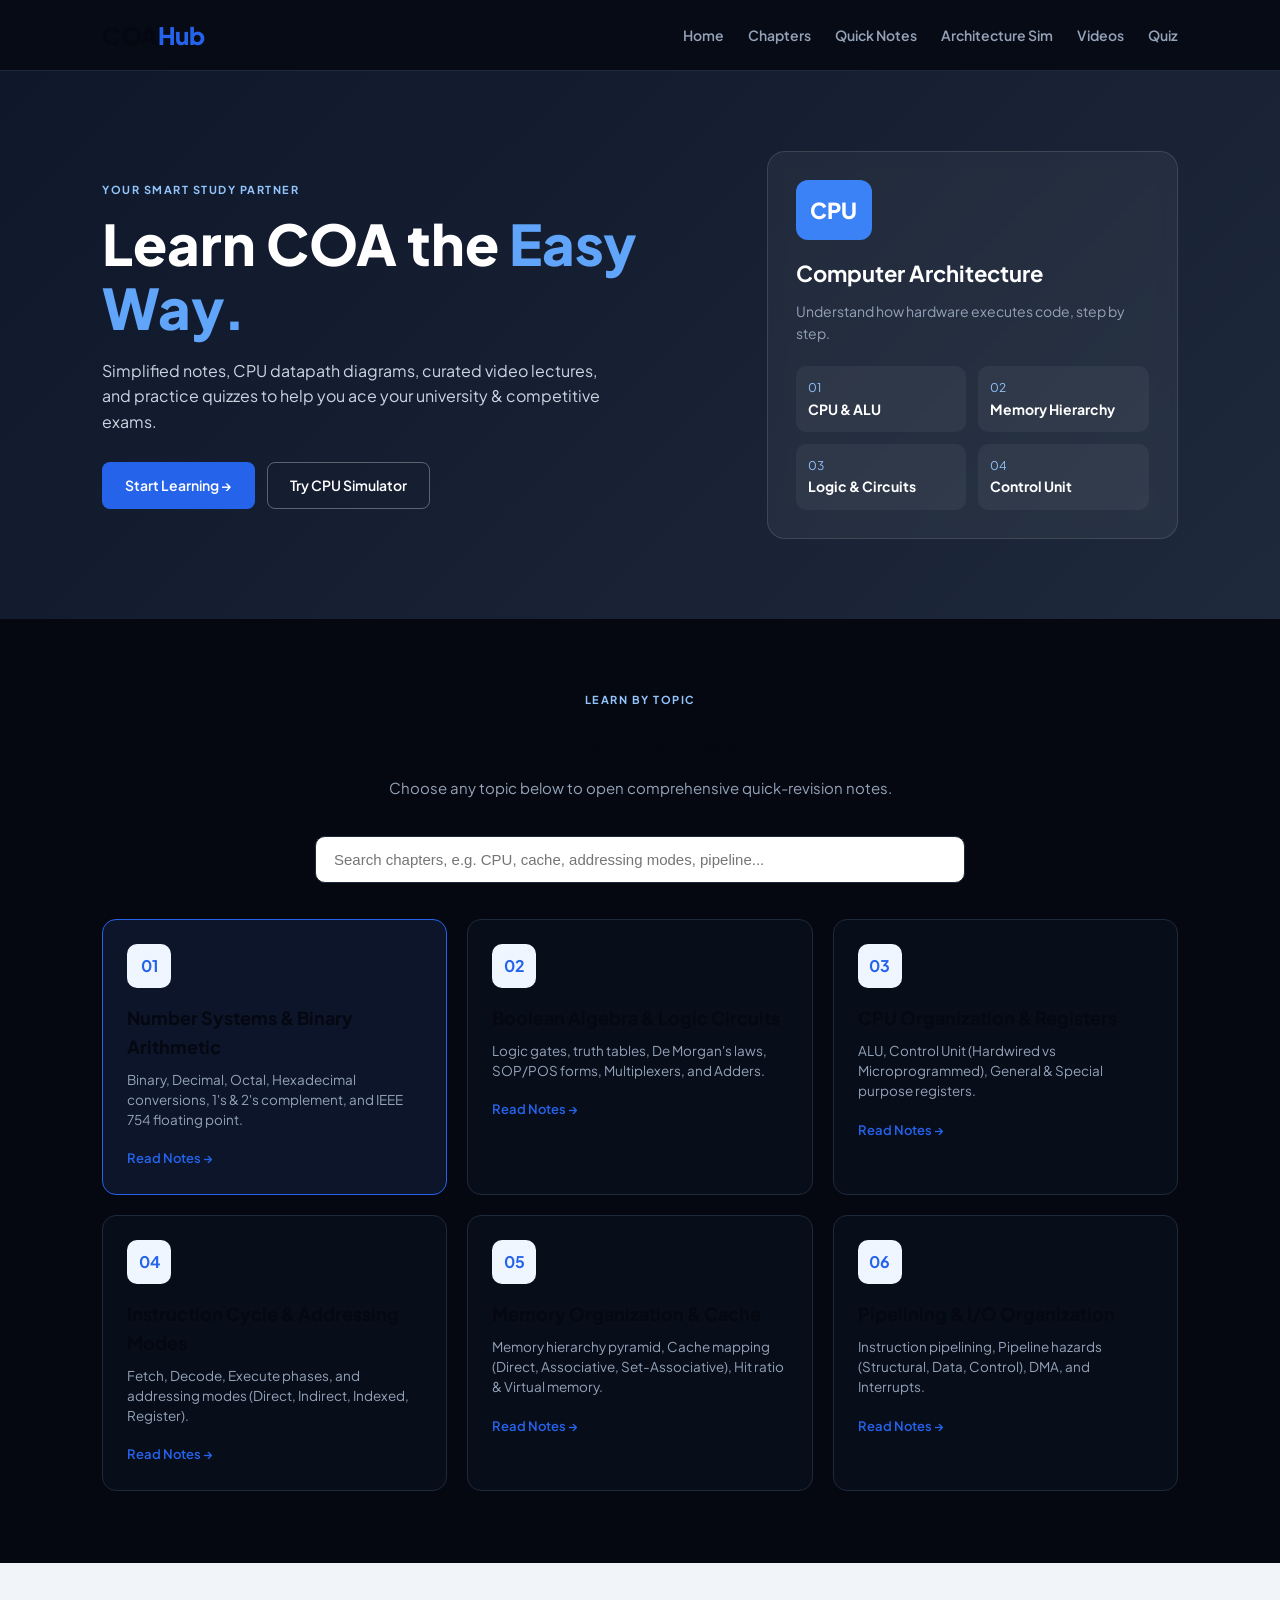
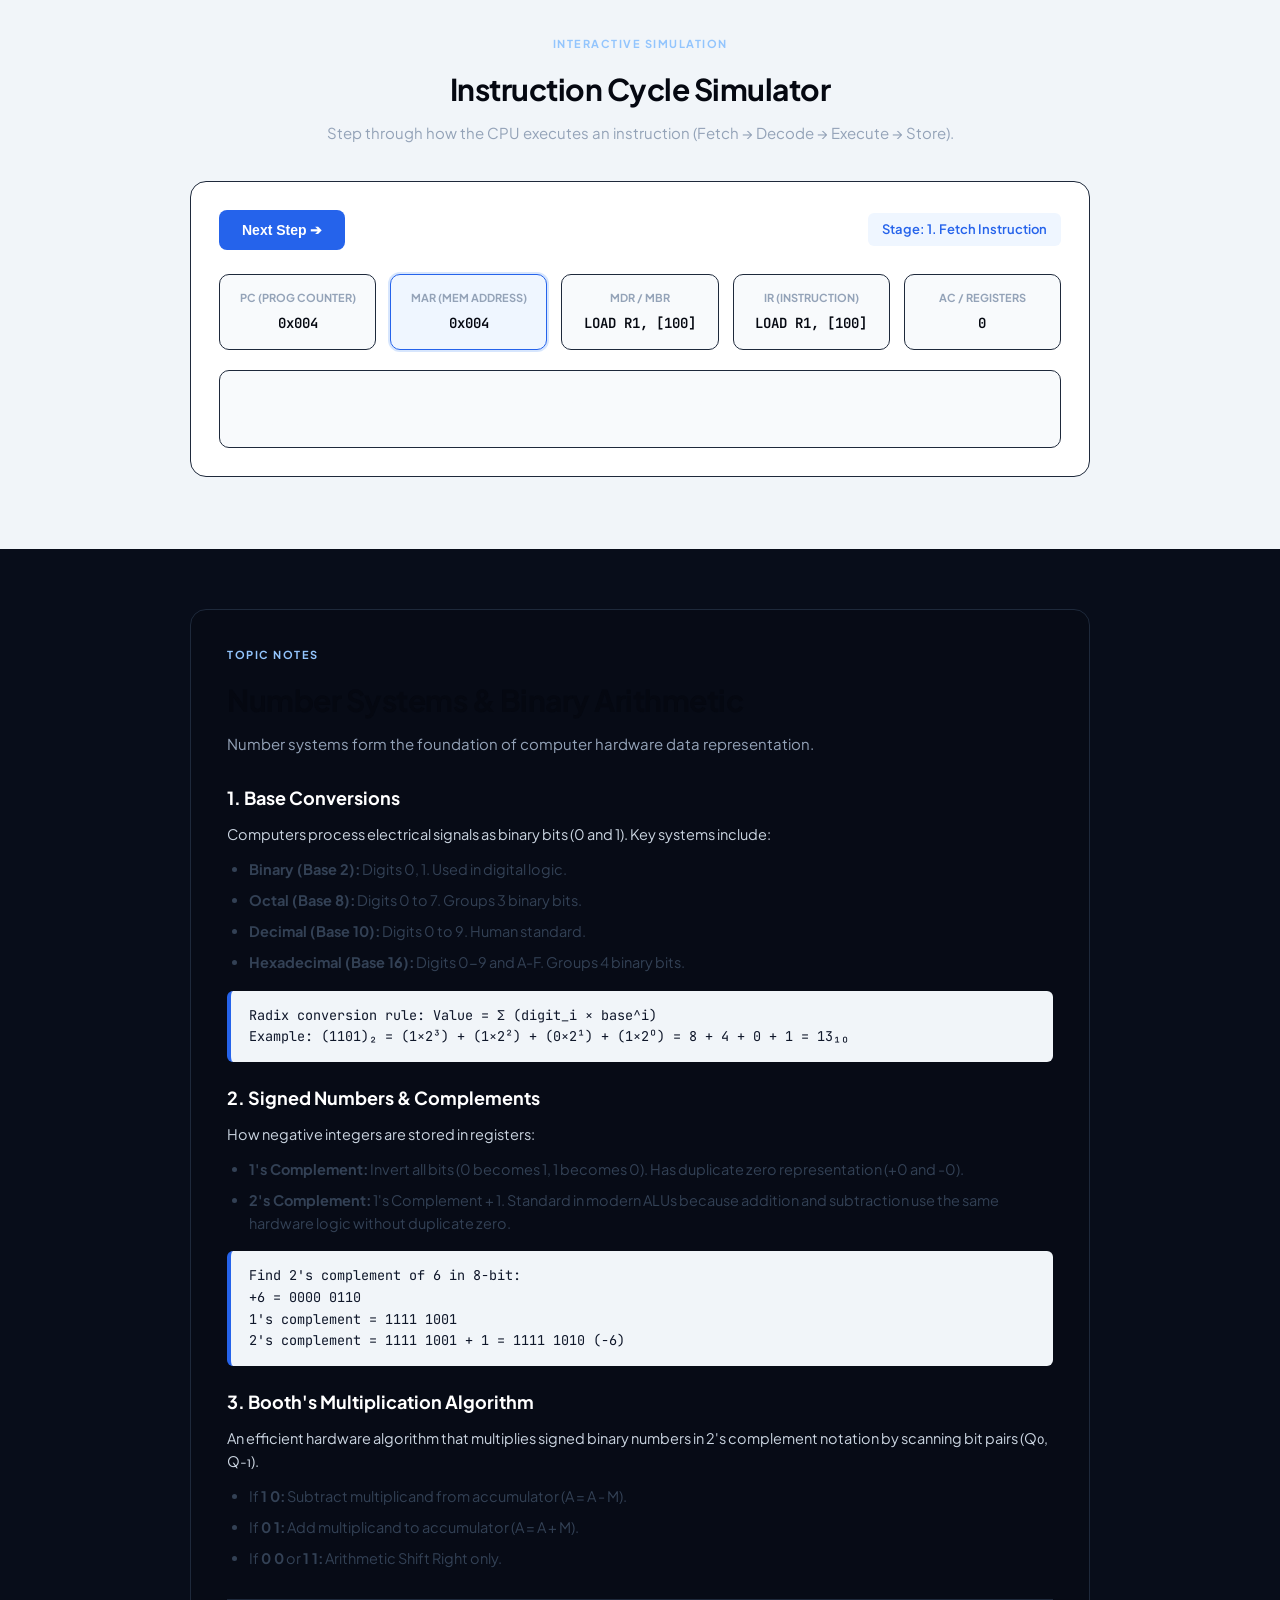
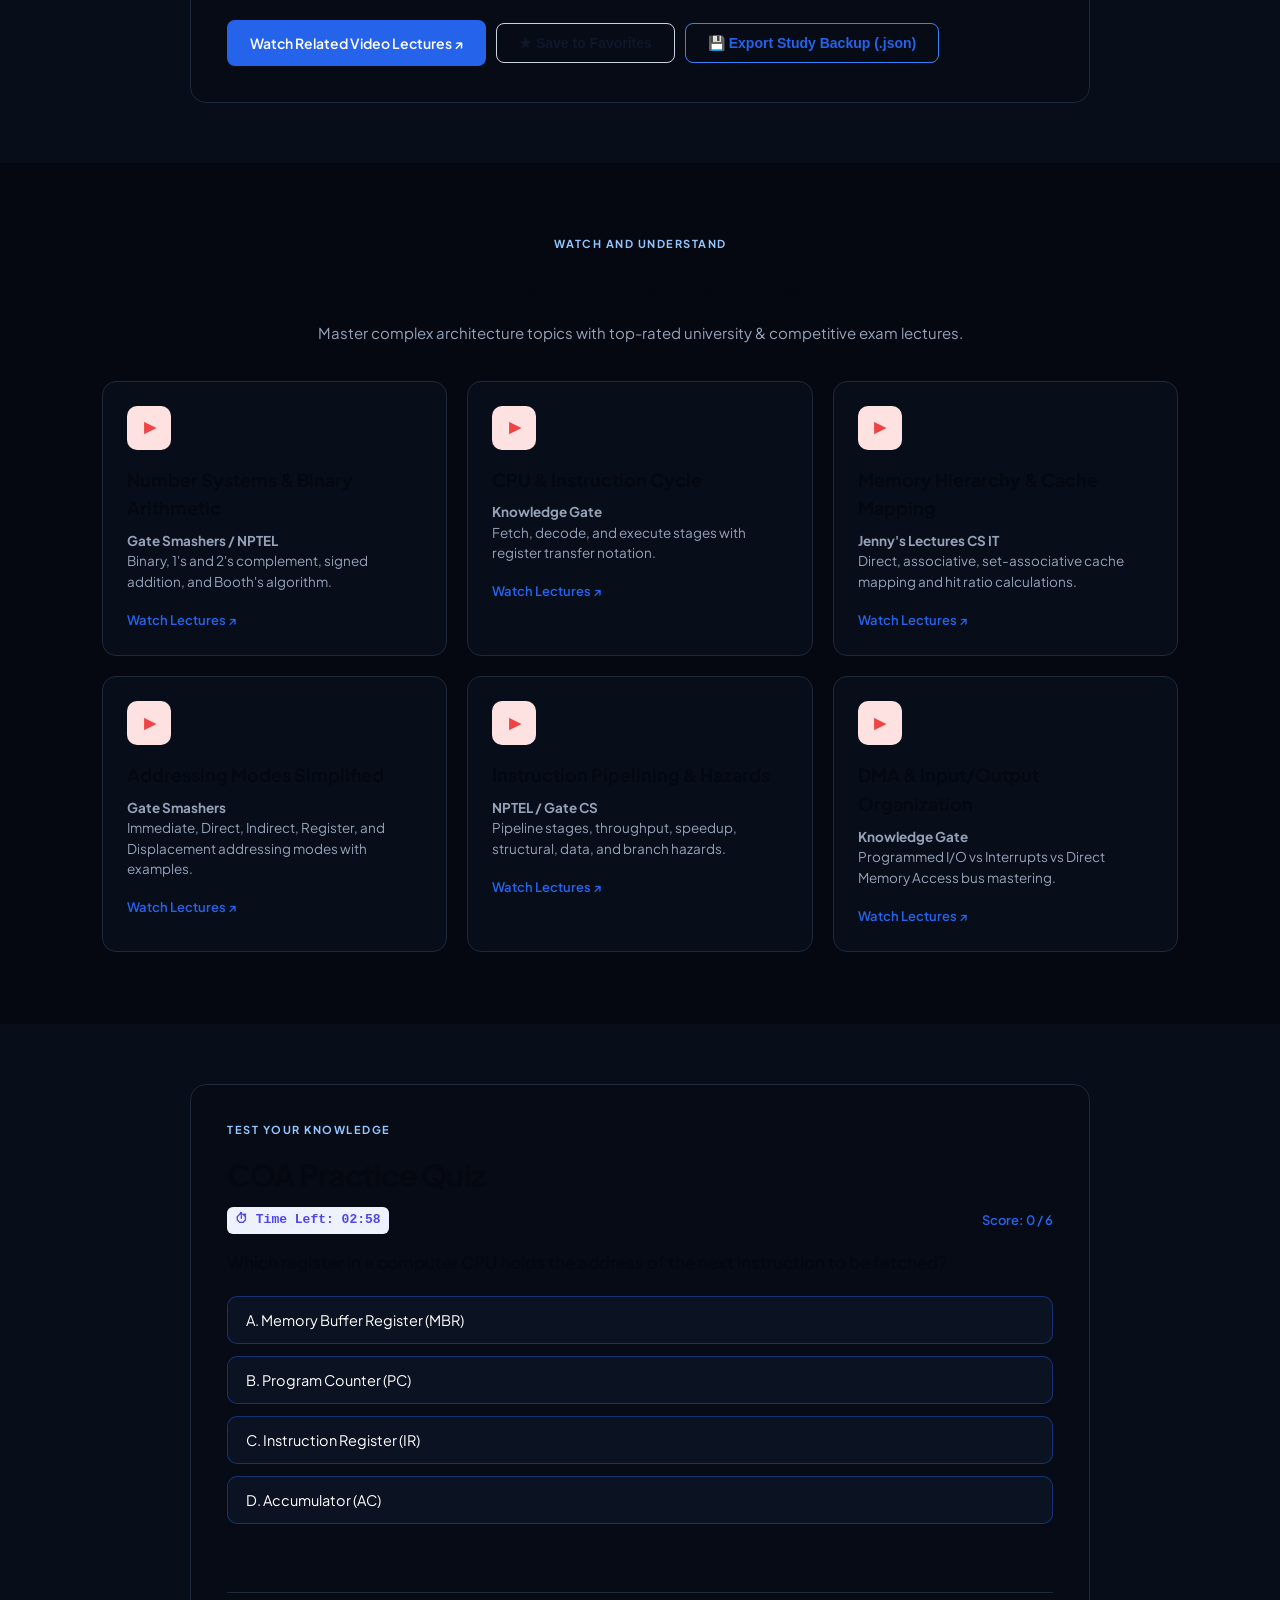
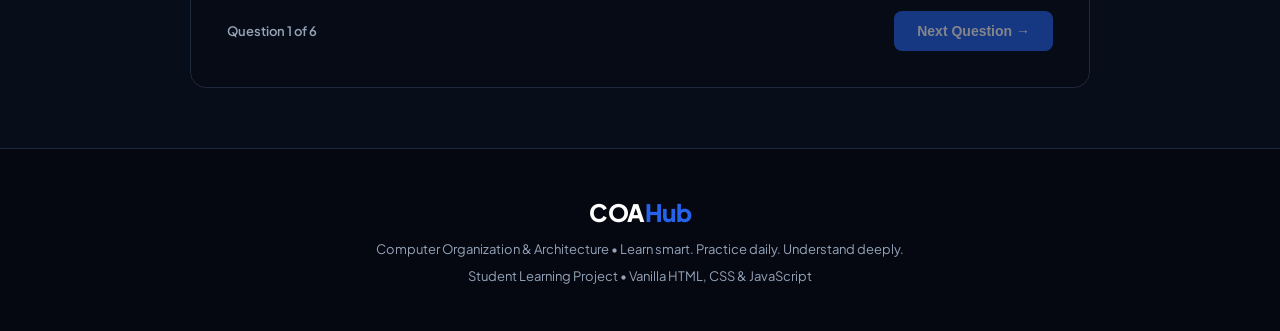
<file: coa-study-hub/index.html>
<!DOCTYPE html>
<html lang="en">
<head>
  <meta charset="UTF-8">
  <meta name="viewport" content="width=device-width, initial-scale=1.0">
  <title>COA Study Hub | Computer Organization & Architecture</title>
  <link rel="stylesheet" href="style.css">
  <link rel="preconnect" href="https://fonts.googleapis.com">
  <link rel="preconnect" href="https://fonts.gstatic.com" crossorigin>
  <link href="https://fonts.googleapis.com/css2?family=JetBrains+Mono:wght@400;600&family=Plus+Jakarta+Sans:wght@400;500;600;700;800&display=swap" rel="stylesheet">
</head>
<body>

  <header class="navbar">
    <a href="#" class="logo">COA<span>Hub</span></a>
    <nav>
      <a href="#home">Home</a>
      <a href="#courses">Chapters</a>
      <a href="#notes">Quick Notes</a>
      <a href="#simulator">Architecture Sim</a>
      <a href="#videos">Videos</a>
      <a href="#quiz">Quiz</a>
    </nav>
  </header>

  <section class="hero" id="home">
    <div class="hero-content">
      <p class="tag">YOUR SMART STUDY PARTNER</p>
      <h1>Learn COA the <span>Easy Way.</span></h1>
      <p>Simplified notes, CPU datapath diagrams, curated video lectures, and practice quizzes to help you ace your university & competitive exams.</p>
      <div class="hero-actions">
        <a href="#courses" class="btn">Start Learning →</a>
        <a href="#simulator" class="btn btn-outline">Try CPU Simulator</a>
      </div>
    </div>
    <div class="hero-card">
      <div class="chip">CPU</div>
      <h2>Computer Architecture</h2>
      <p>Understand how hardware executes code, step by step.</p>
      <div class="mini-grid">
        <div>01<br><b>CPU & ALU</b></div>
        <div>02<br><b>Memory Hierarchy</b></div>
        <div>03<br><b>Logic & Circuits</b></div>
        <div>04<br><b>Control Unit</b></div>
      </div>
    </div>
  </section>

  <main>
    <!-- CHAPTERS LIST -->
    <section class="section" id="courses">
      <div class="section-heading">
        <p class="tag">LEARN BY TOPIC</p>
        <h2>COA Chapters</h2>
        <p>Choose any topic below to open comprehensive quick-revision notes.</p>
      </div>

      <input type="text" id="search" placeholder="Search chapters, e.g. CPU, cache, addressing modes, pipeline...">

      <div class="chapter-grid" id="chapterGrid"></div>
    </section>

    <!-- INTERACTIVE CPU SIMULATOR -->
    <section class="section sim-section" id="simulator">
      <div class="section-heading">
        <p class="tag">INTERACTIVE SIMULATION</p>
        <h2>Instruction Cycle Simulator</h2>
        <p>Step through how the CPU executes an instruction (Fetch → Decode → Execute → Store).</p>
      </div>
      <div class="sim-box">
        <div class="sim-controls">
          <button id="simStepBtn" class="btn">Next Step ➔</button>
          <button id="simResetBtn" class="btn btn-outline">Reset Cycle</button>
          <span class="sim-stage-label" id="simStageText">Stage: 1. Fetch Instruction</span>
        </div>
        <div class="sim-registers">
          <div class="reg-box" id="regPC">
            <span class="reg-name">PC (Prog Counter)</span>
            <span class="reg-val" id="valPC">0x004</span>
          </div>
          <div class="reg-box" id="regMAR">
            <span class="reg-name">MAR (Mem Address)</span>
            <span class="reg-val" id="valMAR">0x004</span>
          </div>
          <div class="reg-box" id="regMDR">
            <span class="reg-name">MDR / MBR</span>
            <span class="reg-val" id="valMDR">LOAD R1, [100]</span>
          </div>
          <div class="reg-box" id="regIR">
            <span class="reg-name">IR (Instruction)</span>
            <span class="reg-val" id="valIR">LOAD R1, [100]</span>
          </div>
          <div class="reg-box" id="regAC">
            <span class="reg-name">AC / Registers</span>
            <span class="reg-val" id="valAC">R1 = 42</span>
          </div>
        </div>
        <div class="sim-explanation" id="simExpl">
          <strong>Step 1 (Fetch):</strong> The Program Counter (PC) holds the address of the next instruction (0x004). This address is transferred to the Memory Address Register (MAR) via the address bus.
        </div>
      </div>
    </section>

    <!-- SELECTED NOTE VIEWER -->
    <section class="notes-section" id="notes">
      <div class="notes-box">
        <p class="tag">TOPIC NOTES</p>
        <h2 id="noteTitle">Select a chapter</h2>
        <p id="noteDescription">Click on any chapter card above to read simplified notes, key formulas, diagrams, and exam pointers.</p>
        <div id="noteContent"></div>
        <div class="note-footer-action" style="display:flex; flex-wrap:wrap; gap:10px; align-items:center;">
          <a id="videoLink" class="btn" href="#videos">Watch Related Video Lectures ↗</a>
          <button id="favChapterBtn" class="btn btn-outline" style="border-color:#cbd5e1; color:#0f172a;">★ Save to Favorites</button>
          <button id="downloadBackupBtn" class="btn btn-outline" style="border-color:#3b82f6; color:#2563eb;">💾 Export Study Backup (.json)</button>
        </div>
      </div>
    </section>

    <!-- VIDEO LECTURES -->
    <section class="section video-section" id="videos">
      <div class="section-heading">
        <p class="tag">WATCH AND UNDERSTAND</p>
        <h2>Curated Video Lectures</h2>
        <p>Master complex architecture topics with top-rated university & competitive exam lectures.</p>
      </div>
      <div class="video-grid" id="videoGrid"></div>
    </section>

    <!-- INTERACTIVE QUIZ -->
    <section class="quiz-section" id="quiz">
      <div class="quiz-box">
        <p class="tag">TEST YOUR KNOWLEDGE</p>
        <h2>COA Practice Quiz</h2>
        <div class="quiz-meta" style="display:flex; justify-content:space-between; align-items:center;">
          <span id="quizTimer" style="font-family:monospace; font-weight:bold; color:#4f46e5; background:#eef2ff; padding:3px 8px; border-radius:6px;">⏱ Time Left: 03:00</span>
          <span id="quizScore">Score: 0 / 0</span>
        </div>
        <p id="question">Question will appear here.</p>
        <div id="options" class="options"></div>
        <p id="feedback" aria-live="polite"></p>
        <div class="quiz-controls">
          <span id="progress">Question 1 of 6</span>
          <button id="nextBtn" class="btn" disabled>Next Question →</button>
        </div>
      </div>
    </section>
  </main>

  <footer>
    <h3>COA<span>Hub</span></h3>
    <p>Computer Organization & Architecture • Learn smart. Practice daily. Understand deeply.</p>
    <p>Student Learning Project • Vanilla HTML, CSS & JavaScript</p>
  </footer>

  <script src="script.js"></script>
</body>
</html>
</file>
<file: coa-study-hub/style.css>
* {
  margin: 0;
  padding: 0;
  box-sizing: border-box;
}

:root {
  --navy: #050811;
  --navy-light: #0a1020;
  --blue: #2563eb;
  --blue-hover: #1d4ed8;
  --indigo: #3b82f6;
  --light: #080d1a;
  --text: #f8fafc;
  --muted: #94a3b8;
  --border: #1e293b;
  --green: #10b981;
  --red: #ef4444;
}

html {
  scroll-behavior: smooth;
}

body {
  font-family: 'Plus Jakarta Sans', Arial, sans-serif;
  background: #050811;
  color: #f8fafc;
  line-height: 1.6;
}

a {
  text-decoration: none;
}

.navbar {
  display: flex;
  justify-content: space-between;
  align-items: center;
  padding: 16px 8%;
  background: #070b16;
  position: sticky;
  top: 0;
  z-index: 50;
  border-bottom: 1px solid #1e293b;
}

.logo, footer h3 {
  font-size: 24px;
  font-weight: 800;
  color: var(--navy);
  letter-spacing: -0.5px;
}

.logo span, footer span {
  color: var(--blue);
}

nav {
  display: flex;
  gap: 24px;
}

nav a {
  color: var(--muted);
  font-size: 14px;
  font-weight: 600;
  transition: color 0.15s ease;
}

nav a:hover {
  color: var(--blue);
}

.hero {
  background: linear-gradient(135deg, #0f172a 0%, #1e293b 100%);
  color: white;
  padding: 80px 8%;
  display: grid;
  grid-template-columns: 1.2fr 0.8fr;
  align-items: center;
  gap: 48px;
}

.tag {
  color: #93c5fd;
  font-weight: 700;
  font-size: 11px;
  letter-spacing: 1.5px;
  text-transform: uppercase;
  margin-bottom: 12px;
}

.hero h1 {
  font-size: clamp(34px, 4.5vw, 56px);
  line-height: 1.15;
  margin-bottom: 18px;
  font-weight: 800;
}

.hero h1 span {
  color: #60a5fa;
}

.hero-content > p:not(.tag) {
  color: #cbd5e1;
  max-width: 520px;
  margin-bottom: 28px;
  font-size: 16px;
}

.hero-actions {
  display: flex;
  gap: 12px;
  flex-wrap: wrap;
}

.btn {
  display: inline-flex;
  align-items: center;
  justify-content: center;
  background: var(--blue);
  color: white;
  border: 1px solid transparent;
  border-radius: 8px;
  padding: 11px 22px;
  font-weight: 600;
  cursor: pointer;
  font-size: 14px;
  transition: all 0.15s ease;
}

.btn:hover {
  background: var(--blue-hover);
}

.btn-outline {
  background: transparent;
  color: white;
  border: 1px solid rgba(255, 255, 255, 0.3);
}

.btn-outline:hover {
  background: rgba(255, 255, 255, 0.1);
  color: white;
}

.hero-card {
  padding: 28px;
  border-radius: 18px;
  background: rgba(255, 255, 255, 0.05);
  border: 1px solid rgba(255, 255, 255, 0.12);
  backdrop-filter: blur(8px);
}

.chip {
  width: 76px;
  height: 60px;
  display: grid;
  place-items: center;
  border-radius: 12px;
  background: #3b82f6;
  color: white;
  font-size: 22px;
  font-weight: 800;
  margin-bottom: 16px;
}

.hero-card h2 {
  font-size: 22px;
  margin-bottom: 8px;
  font-weight: 700;
}

.hero-card p {
  color: #94a3b8;
  font-size: 14px;
}

.mini-grid {
  display: grid;
  grid-template-columns: 1fr 1fr;
  gap: 12px;
  margin-top: 22px;
}

.mini-grid div {
  background: rgba(255, 255, 255, 0.05);
  padding: 12px;
  border-radius: 10px;
  color: #93c5fd;
  font-size: 12px;
}

.mini-grid b {
  color: white;
  font-size: 14px;
}

.section {
  padding: 72px 8%;
}

.section-heading {
  text-align: center;
  margin-bottom: 36px;
}

.section-heading h2,
.notes-box h2,
.quiz-box h2 {
  font-size: 30px;
  color: var(--navy);
  margin-bottom: 8px;
  font-weight: 700;
  letter-spacing: -0.5px;
}

.section-heading > p:last-child {
  color: var(--muted);
  font-size: 15px;
}

#search {
  display: block;
  width: 100%;
  max-width: 650px;
  margin: 0 auto 36px;
  padding: 14px 18px;
  border: 1px solid var(--border);
  border-radius: 10px;
  font-size: 15px;
  outline: none;
  transition: border-color 0.15s ease;
}

#search:focus {
  border-color: var(--blue);
}

.chapter-grid, .video-grid {
  display: grid;
  grid-template-columns: repeat(3, minmax(0, 1fr));
  gap: 20px;
}

.chapter-card, .video-card {
  display: block;
  background: #080d1a;
  padding: 24px;
  border-radius: 14px;
  border: 1px solid #1e293b;
  transition: transform 0.15s ease, border-color 0.15s ease, box-shadow 0.15s ease;
}

.chapter-card {
  cursor: pointer;
  color: #f8fafc;
}

.chapter-card:hover, .video-card:hover {
  transform: translateY(-3px);
  border-color: var(--blue);
  box-shadow: 0 10px 25px -5px rgba(0, 0, 0, 0.4);
}

.chapter-card.active {
  border-color: var(--blue);
  background: #0c1529;
}

.chapter-icon, .video-icon {
  width: 44px;
  height: 44px;
  display: grid;
  place-items: center;
  background: #eff6ff;
  color: var(--blue);
  border-radius: 10px;
  font-size: 16px;
  font-weight: 700;
  margin-bottom: 16px;
}

.video-icon {
  background: #fee2e2;
  color: #ef4444;
}

.chapter-card h3, .video-card h3 {
  font-size: 18px;
  margin-bottom: 8px;
  font-weight: 700;
  color: var(--navy);
}

.chapter-card p, .video-card p {
  color: var(--muted);
  font-size: 13.5px;
  margin-bottom: 14px;
  line-height: 1.5;
}

.chapter-card span, .video-card span {
  color: var(--blue);
  font-size: 13px;
  font-weight: 600;
}

/* SIMULATOR SECTION */
.sim-section {
  background: #f1f5f9;
}

.sim-box {
  max-width: 900px;
  margin: 0 auto;
  background: white;
  border: 1px solid var(--border);
  border-radius: 16px;
  padding: 28px;
}

.sim-controls {
  display: flex;
  align-items: center;
  gap: 14px;
  margin-bottom: 24px;
  flex-wrap: wrap;
}

.sim-stage-label {
  margin-left: auto;
  font-size: 13px;
  font-weight: 600;
  color: var(--blue);
  background: #eff6ff;
  padding: 6px 14px;
  border-radius: 6px;
}

.sim-registers {
  display: grid;
  grid-template-columns: repeat(auto-fit, minmax(150px, 1fr));
  gap: 14px;
  margin-bottom: 20px;
}

.reg-box {
  background: #f8fafc;
  border: 1px solid var(--border);
  border-radius: 10px;
  padding: 14px;
  text-align: center;
  transition: all 0.2s ease;
}

.reg-box.active {
  border-color: var(--blue);
  background: #eff6ff;
  box-shadow: 0 0 0 2px rgba(59, 130, 246, 0.2);
}

.reg-name {
  display: block;
  font-size: 11px;
  font-weight: 700;
  color: var(--muted);
  text-transform: uppercase;
  margin-bottom: 6px;
}

.reg-val {
  display: block;
  font-family: 'JetBrains Mono', monospace;
  font-size: 14px;
  font-weight: 600;
  color: var(--navy);
}

.sim-explanation {
  background: #f8fafc;
  border: 1px solid var(--border);
  border-radius: 10px;
  padding: 16px;
  font-size: 14px;
  color: var(--text);
  line-height: 1.6;
}

/* NOTES SECTION */
.notes-section, .quiz-section {
  padding: 60px 8%;
  background: var(--light);
}

.notes-box, .quiz-box {
  max-width: 900px;
  margin: auto;
  background: #070b16;
  padding: 36px;
  border: 1px solid #1e293b;
  border-radius: 16px;
  color: #f8fafc;
}

.notes-box > p:not(.tag) {
  color: var(--muted);
  font-size: 15px;
}

#noteContent {
  margin: 28px 0;
}

#noteContent h3 {
  margin: 22px 0 10px;
  color: #ffffff;
  font-size: 18px;
  font-weight: 700;
}

#noteContent p {
  margin-bottom: 12px;
  color: #cbd5e1;
  font-size: 14.5px;
}

#noteContent ul, #noteContent ol {
  padding-left: 22px;
  margin-bottom: 16px;
}

#noteContent li {
  margin: 8px 0;
  color: #334155;
  font-size: 14.5px;
}

#noteContent .formula {
  margin: 16px 0;
  background: #f1f5f9;
  border-left: 4px solid var(--blue);
  padding: 14px 18px;
  border-radius: 6px;
  font-family: 'JetBrains Mono', monospace;
  font-size: 13.5px;
  color: #0f172a;
  overflow-x: auto;
}

#noteContent table {
  width: 100%;
  border-collapse: collapse;
  margin: 18px 0;
  font-size: 14px;
}

#noteContent th, #noteContent td {
  padding: 10px 14px;
  border: 1px solid var(--border);
  text-align: left;
}

#noteContent th {
  background: #f8fafc;
  font-weight: 700;
  color: var(--navy);
}

.note-footer-action {
  margin-top: 24px;
  padding-top: 20px;
  border-top: 1px solid var(--border);
}

/* QUIZ */
.quiz-meta {
  display: flex;
  justify-content: flex-end;
  margin-bottom: 8px;
  font-size: 13px;
  font-weight: 600;
  color: var(--blue);
}

.quiz-box > p:not(.tag) {
  margin: 15px 0;
  font-size: 17px;
  font-weight: 600;
  color: var(--navy);
}

.options {
  display: grid;
  gap: 12px;
  margin: 20px 0;
}

.option {
  background: #0b1222;
  border: 1px solid rgba(37, 99, 235, 0.4);
  border-radius: 10px;
  padding: 14px 18px;
  text-align: left;
  cursor: pointer;
  font-size: 14.5px;
  color: #ffffff;
  transition: all 0.15s ease;
  font-family: inherit;
}

.option:hover:not(:disabled) {
  border-color: #3b82f6;
  background: #111e3b;
}

.option.correct {
  background: #064e3b;
  border-color: var(--green);
  color: #ffffff;
  font-weight: 600;
}

.option.wrong {
  background: #7f1d1d;
  border-color: var(--red);
  color: #ffffff;
}

#feedback {
  font-size: 14px;
  min-height: 24px;
  margin-top: 10px;
}

.quiz-controls {
  display: flex;
  align-items: center;
  justify-content: space-between;
  gap: 12px;
  margin-top: 24px;
  padding-top: 18px;
  border-top: 1px solid var(--border);
}

#progress {
  font-size: 13px;
  color: var(--muted);
  font-weight: 600;
}

#nextBtn:disabled {
  opacity: 0.5;
  cursor: not-allowed;
}

footer {
  background: var(--navy);
  text-align: center;
  color: #94a3b8;
  padding: 44px 15px;
  border-top: 1px solid #1e293b;
}

footer h3 {
  color: white;
  margin-bottom: 8px;
}

footer p {
  font-size: 13px;
  margin-top: 6px;
}

@media (max-width: 860px) {
  .hero {
    grid-template-columns: 1fr;
    padding: 60px 6%;
  }

  .chapter-grid, .video-grid {
    grid-template-columns: repeat(2, minmax(0, 1fr));
  }

  .section, .notes-section, .quiz-section {
    padding: 50px 6%;
  }
}

@media (max-width: 560px) {
  .navbar {
    padding: 14px 5%;
    flex-wrap: wrap;
    gap: 12px;
  }

  nav {
    gap: 14px;
    flex-wrap: wrap;
  }

  .chapter-grid, .video-grid {
    grid-template-columns: 1fr;
  }

  .hero-card, .notes-box, .quiz-box, .sim-box {
    padding: 20px;
  }
}
</file>
